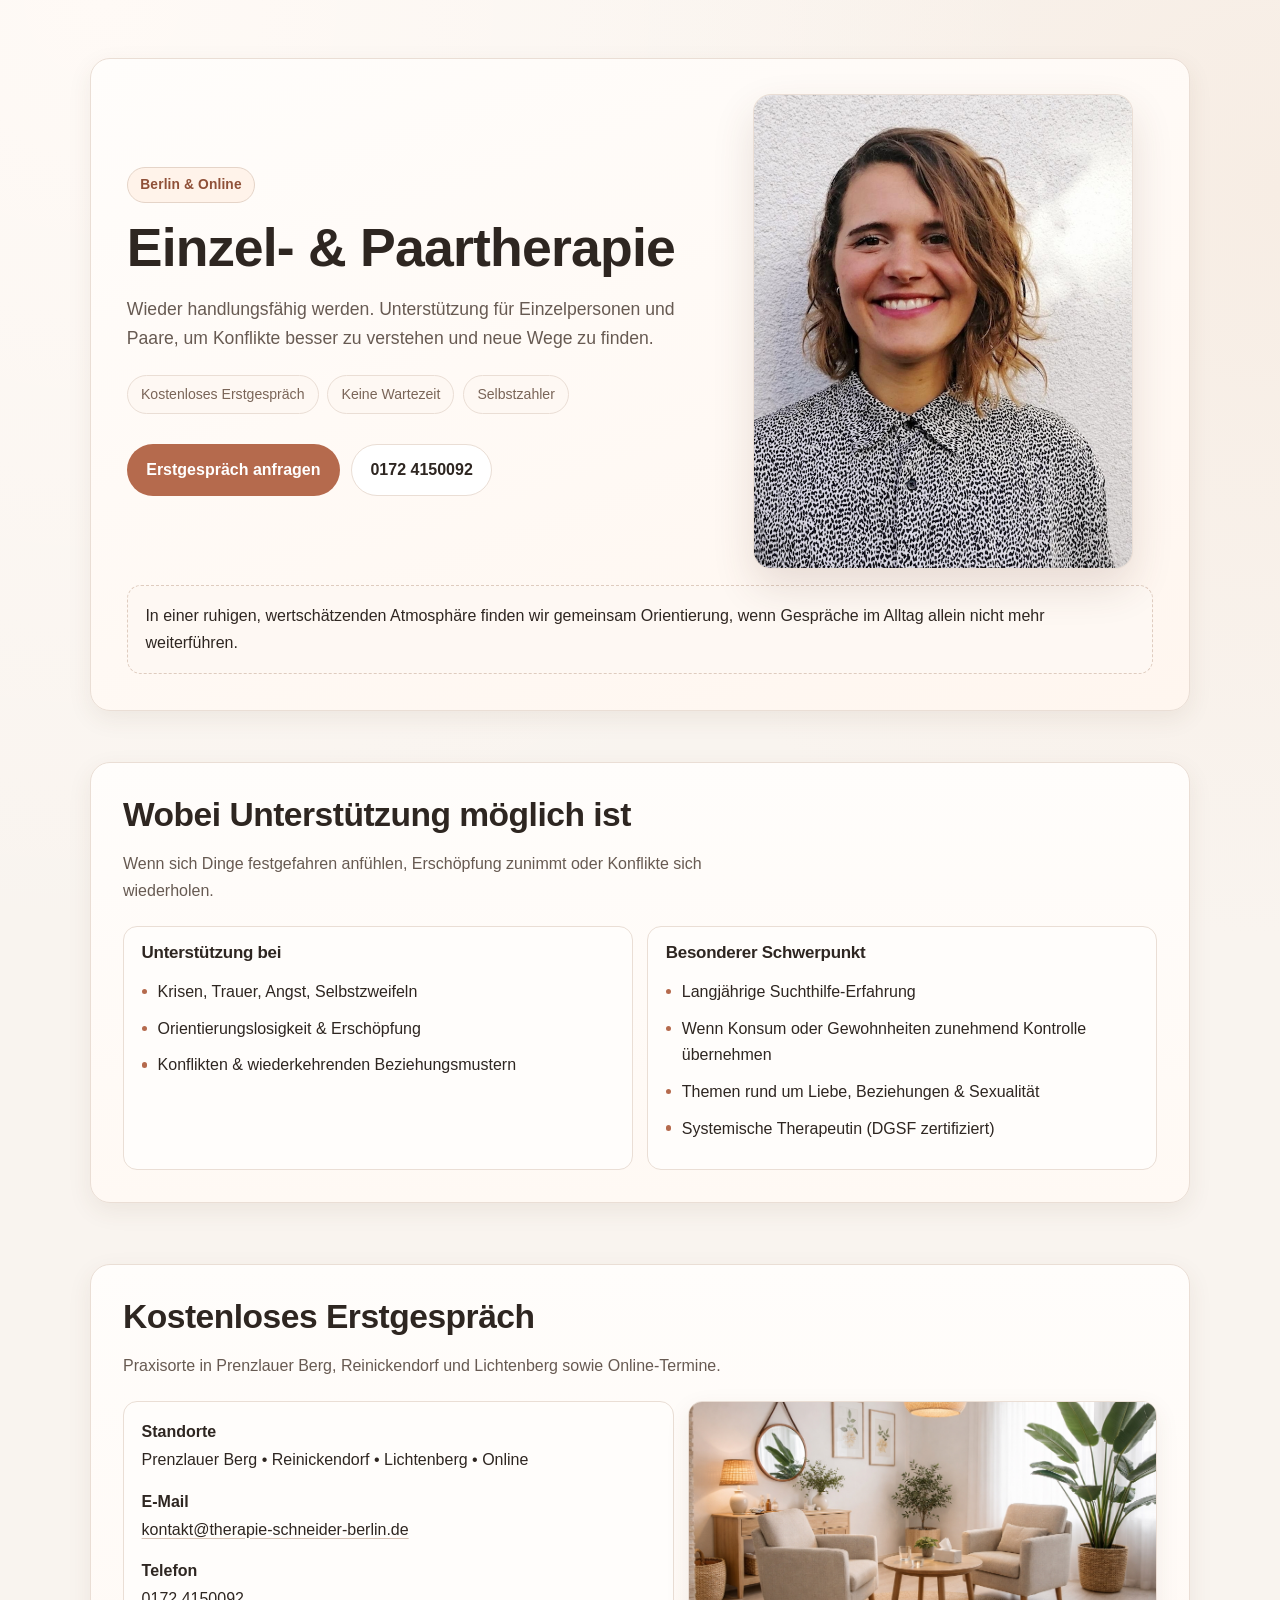
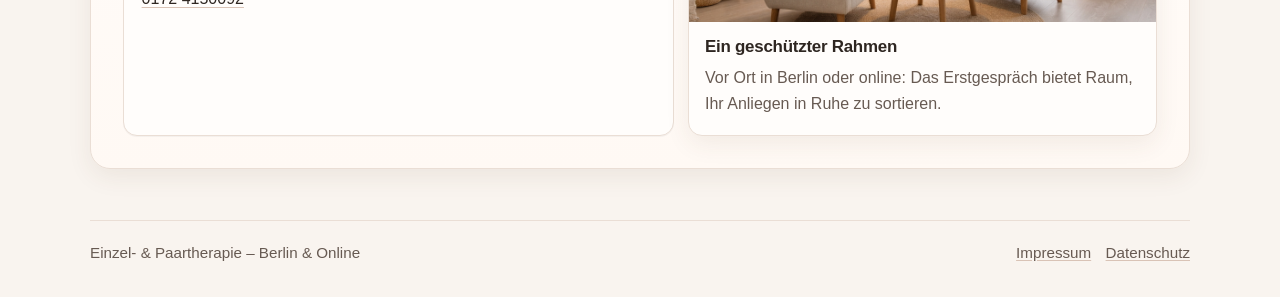
<file: index.html>
<!doctype html>
<html lang="de">
  <head>
    <meta charset="UTF-8" />
    <meta name="viewport" content="width=device-width, initial-scale=1.0" />
    <title>Einzel- & Paartherapie – Berlin & Online</title>
    <meta name="description" content="Einzel- und Paartherapie in Berlin und online: Unterstützung bei Krisen, Konflikten und Erschöpfung, mit kostenlosem Erstgespräch." />
    <meta name="robots" content="index,follow,max-image-preview:large" />
    <link rel="canonical" href="https://therapie-schneider-berlin.de/" />
    <link rel="alternate" hreflang="de-DE" href="https://therapie-schneider-berlin.de/" />
    <meta property="og:locale" content="de_DE" />
    <meta property="og:type" content="website" />
    <meta property="og:site_name" content="Therapie Schneider Berlin" />
    <meta property="og:title" content="Einzel- & Paartherapie – Berlin & Online" />
    <meta property="og:description" content="Wieder handlungsfähig werden. Unterstützung für Einzelpersonen und Paare mit kostenlosem Erstgespräch." />
    <meta property="og:url" content="https://therapie-schneider-berlin.de/" />
    <meta property="og:image" content="https://therapie-schneider-berlin.de/images/portrait_small.jpg" />
    <meta property="og:image:alt" content="Porträt von Nadine Schneider" />
    <meta name="twitter:card" content="summary_large_image" />
    <meta name="twitter:title" content="Einzel- & Paartherapie – Berlin & Online" />
    <meta name="twitter:description" content="Unterstützung bei Krisen, Konflikten und Erschöpfung in Berlin und online." />
    <meta name="twitter:image" content="https://therapie-schneider-berlin.de/images/portrait_small.jpg" />
    <meta name="twitter:image:alt" content="Porträt von Nadine Schneider" />
    <script type="application/ld+json">
      {
        "@context": "https://schema.org",
        "@type": "ProfessionalService",
        "name": "Nadine Schneider - Einzel- und Paartherapie",
        "url": "https://therapie-schneider-berlin.de/",
        "telephone": "+49 172 4150092",
        "email": "kontakt@therapie-schneider-berlin.de",
        "address": {
          "@type": "PostalAddress",
          "streetAddress": "Karl-Lade-Straße 36a",
          "postalCode": "10369",
          "addressLocality": "Berlin",
          "addressCountry": "DE"
        },
        "areaServed": ["Berlin", "Online"],
        "availableLanguage": ["de"]
      }
    </script>
    <link rel="icon" type="image/svg+xml" href="data:image/svg+xml,%3Csvg xmlns='http://www.w3.org/2000/svg' viewBox='0 0 100 100'%3E%3Ctext y='.9em' font-size='90'%3E%F0%9F%8C%BF%3C/text%3E%3C/svg%3E" />
    <link rel="stylesheet" href="style.css" />
  </head>
  <body>
    <div class="site-shell">
    <header class="hero">
      <div class="wrap hero-shell">
        <div class="hero-grid">
          <div class="hero-copy">
            <span class="eyebrow">Berlin &amp; Online</span>
            <h1>Einzel- &amp; Paartherapie</h1>
            <p class="lead">
              Wieder handlungsfähig werden. Unterstützung für Einzelpersonen und Paare,
              um Konflikte besser zu verstehen und neue Wege zu finden.
            </p>

            <div class="badges">
              <span class="badge">Kostenloses Erstgespräch</span>
              <span class="badge">Keine Wartezeit</span>
              <span class="badge">Selbstzahler</span>
            </div>

            <div class="cta-row">
              <a class="button primary" href="mailto:kontakt@therapie-schneider-berlin.de">Erstgespräch anfragen</a>
              <a class="button" href="tel:+491724150092">0172 4150092</a>
            </div>
          </div>

          <div class="hero-visual">
            <div class="portrait portrait-soft">
              <img src="images/portrait.jpg" alt="Porträt von Nadine Schneider" />
            </div>
          </div>
        </div>

        <div class="hero-note soft-note">
          <p>
            In einer ruhigen, wertschätzenden Atmosphäre finden wir gemeinsam Orientierung,
            wenn Gespräche im Alltag allein nicht mehr weiterführen.
          </p>
        </div>
      </div>
    </header>

    <main>
      <section>
        <div class="wrap section-flow">
          <div class="section-head">
            <h2>Wobei Unterstützung möglich ist</h2>
            <p class="muted">
              Wenn sich Dinge festgefahren anfühlen, Erschöpfung zunimmt oder Konflikte sich wiederholen.
            </p>
          </div>

          <div class="grid-2 soft-panels">
            <article class="soft-panel">
              <h3>Unterstützung bei</h3>
              <ul class="clean">
                <li>Krisen, Trauer, Angst, Selbstzweifeln</li>
                <li>Orientierungslosigkeit &amp; Erschöpfung</li>
                <li>Konflikten &amp; wiederkehrenden Beziehungsmustern</li>
              </ul>
            </article>

            <article class="soft-panel">
              <h3>Besonderer Schwerpunkt</h3>
              <ul class="clean">
                <li>Langjährige Suchthilfe-Erfahrung</li>
                <li>Wenn Konsum oder Gewohnheiten zunehmend Kontrolle übernehmen</li>
                <li>Themen rund um Liebe, Beziehungen &amp; Sexualität</li>
                <li>Systemische Therapeutin (DGSF zertifiziert)</li>
              </ul>
            </article>
          </div>
        </div>
      </section>

      <section>
        <div class="wrap contact-shell">
          <div class="contact-intro">
            <h2>Kostenloses Erstgespräch</h2>
            <p class="muted">
              Praxisorte in Prenzlauer Berg, Reinickendorf und Lichtenberg sowie Online-Termine.
            </p>
          </div>

          <div class="contact-grid contact-soft-grid">
            <div class="soft-panel soft-panel-strong">
              <div class="contact-list">
                <div class="contact-item">
                  <strong>Standorte</strong>
                  <span>Prenzlauer Berg • Reinickendorf • Lichtenberg • Online</span>
                </div>

                <div class="contact-item">
                  <strong>E-Mail</strong>
                  <a href="mailto:kontakt@therapie-schneider-berlin.de">kontakt@therapie-schneider-berlin.de</a>
                </div>

                <div class="contact-item">
                  <strong>Telefon</strong>
                  <a href="tel:+491724150092">0172 4150092</a>
                </div>
              </div>
            </div>

            <aside class="room-panel">
              <img src="images/therapy-room.jpg" alt="Heller Therapieraum" />
              <div class="room-panel-copy">
                <h3>Ein geschützter Rahmen</h3>
                <p class="muted">
                  Vor Ort in Berlin oder online: Das Erstgespräch bietet Raum, Ihr Anliegen in Ruhe zu sortieren.
                </p>
              </div>
            </aside>
          </div>
        </div>
      </section>
    </main>

    <footer>
      <div class="wrap">
        <div class="footer-row">
          <div>Einzel- &amp; Paartherapie – Berlin &amp; Online</div>
          <nav class="legal-nav" aria-label="Rechtliche Hinweise">
            <a href="impressum.html">Impressum</a>
            <a href="datenschutz.html">Datenschutz</a>
          </nav>
        </div>
      </div>
    </footer>
    </div>
  </body>
</html>
</file>
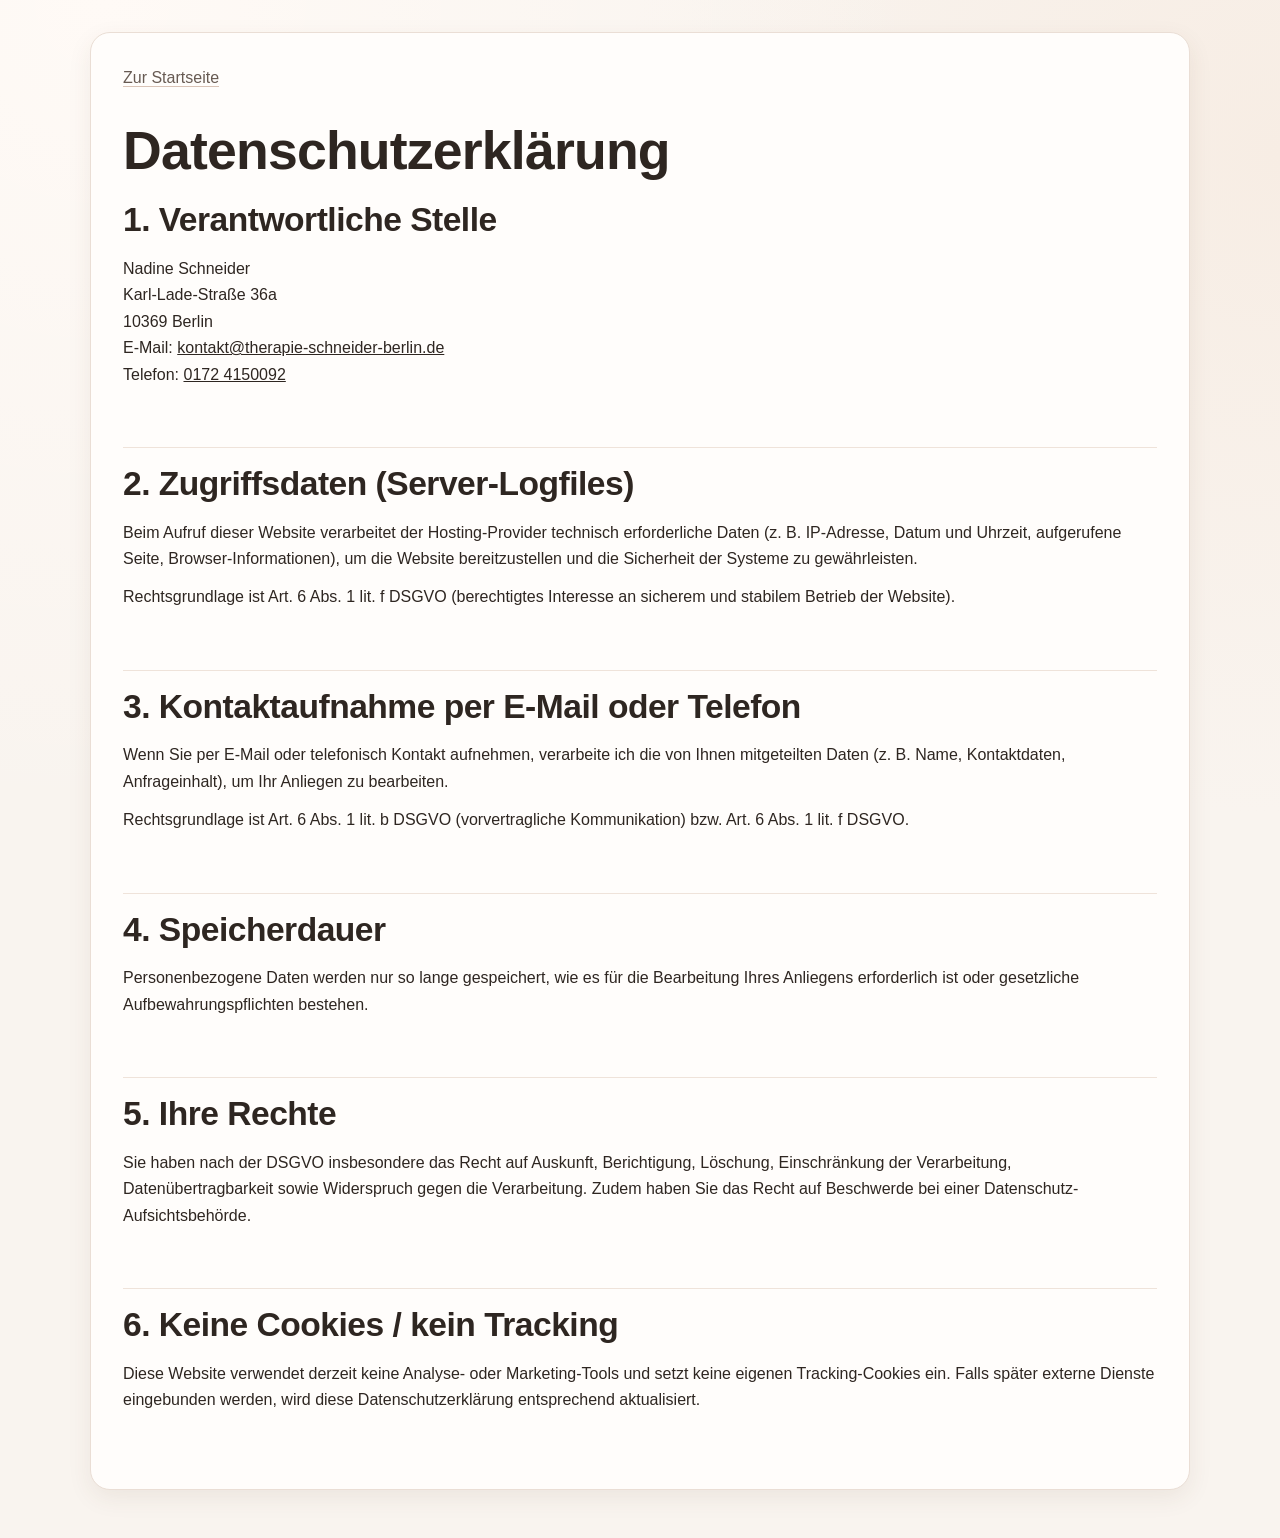
<file: datenschutz.html>
<!doctype html>
<html lang="de">
  <head>
    <meta charset="UTF-8" />
    <meta name="viewport" content="width=device-width, initial-scale=1.0" />
    <title>Datenschutz</title>
    <link rel="icon" type="image/svg+xml" href="data:image/svg+xml,%3Csvg xmlns='http://www.w3.org/2000/svg' viewBox='0 0 100 100'%3E%3Ctext y='.9em' font-size='90'%3E%F0%9F%8C%BF%3C/text%3E%3C/svg%3E" />
    <link rel="stylesheet" href="style.css" />
  </head>
  <body>
    <main class="legal-page">
      <div class="wrap legal-wrap">
        <a class="legal-back" href="index.html">Zur Startseite</a>
        <h1>Datenschutzerklärung</h1>

        <section class="legal-section">
          <h2>1. Verantwortliche Stelle</h2>
          <p>
            Nadine Schneider<br />
            Karl-Lade-Straße 36a<br />
            10369 Berlin<br />
            E-Mail: <a href="mailto:kontakt@therapie-schneider-berlin.de">kontakt@therapie-schneider-berlin.de</a><br />
            Telefon: <a href="tel:+491724150092">0172 4150092</a>
          </p>
        </section>

        <section class="legal-section">
          <h2>2. Zugriffsdaten (Server-Logfiles)</h2>
          <p>
            Beim Aufruf dieser Website verarbeitet der Hosting-Provider technisch erforderliche Daten (z. B. IP-Adresse,
            Datum und Uhrzeit, aufgerufene Seite, Browser-Informationen), um die Website bereitzustellen und die Sicherheit
            der Systeme zu gewährleisten.
          </p>
          <p>
            Rechtsgrundlage ist Art. 6 Abs. 1 lit. f DSGVO (berechtigtes Interesse an sicherem und stabilem Betrieb der Website).
          </p>
        </section>

        <section class="legal-section">
          <h2>3. Kontaktaufnahme per E-Mail oder Telefon</h2>
          <p>
            Wenn Sie per E-Mail oder telefonisch Kontakt aufnehmen, verarbeite ich die von Ihnen mitgeteilten Daten
            (z. B. Name, Kontaktdaten, Anfrageinhalt), um Ihr Anliegen zu bearbeiten.
          </p>
          <p>
            Rechtsgrundlage ist Art. 6 Abs. 1 lit. b DSGVO (vorvertragliche Kommunikation) bzw. Art. 6 Abs. 1 lit. f DSGVO.
          </p>
        </section>

        <section class="legal-section">
          <h2>4. Speicherdauer</h2>
          <p>
            Personenbezogene Daten werden nur so lange gespeichert, wie es für die Bearbeitung Ihres Anliegens erforderlich ist
            oder gesetzliche Aufbewahrungspflichten bestehen.
          </p>
        </section>

        <section class="legal-section">
          <h2>5. Ihre Rechte</h2>
          <p>
            Sie haben nach der DSGVO insbesondere das Recht auf Auskunft, Berichtigung, Löschung, Einschränkung der Verarbeitung,
            Datenübertragbarkeit sowie Widerspruch gegen die Verarbeitung. Zudem haben Sie das Recht auf Beschwerde bei einer
            Datenschutz-Aufsichtsbehörde.
          </p>
        </section>

        <section class="legal-section">
          <h2>6. Keine Cookies / kein Tracking</h2>
          <p>
            Diese Website verwendet derzeit keine Analyse- oder Marketing-Tools und setzt keine eigenen Tracking-Cookies ein.
            Falls später externe Dienste eingebunden werden, wird diese Datenschutzerklärung entsprechend aktualisiert.
          </p>
        </section>
      </div>
    </main>
  </body>
</html>
</file>
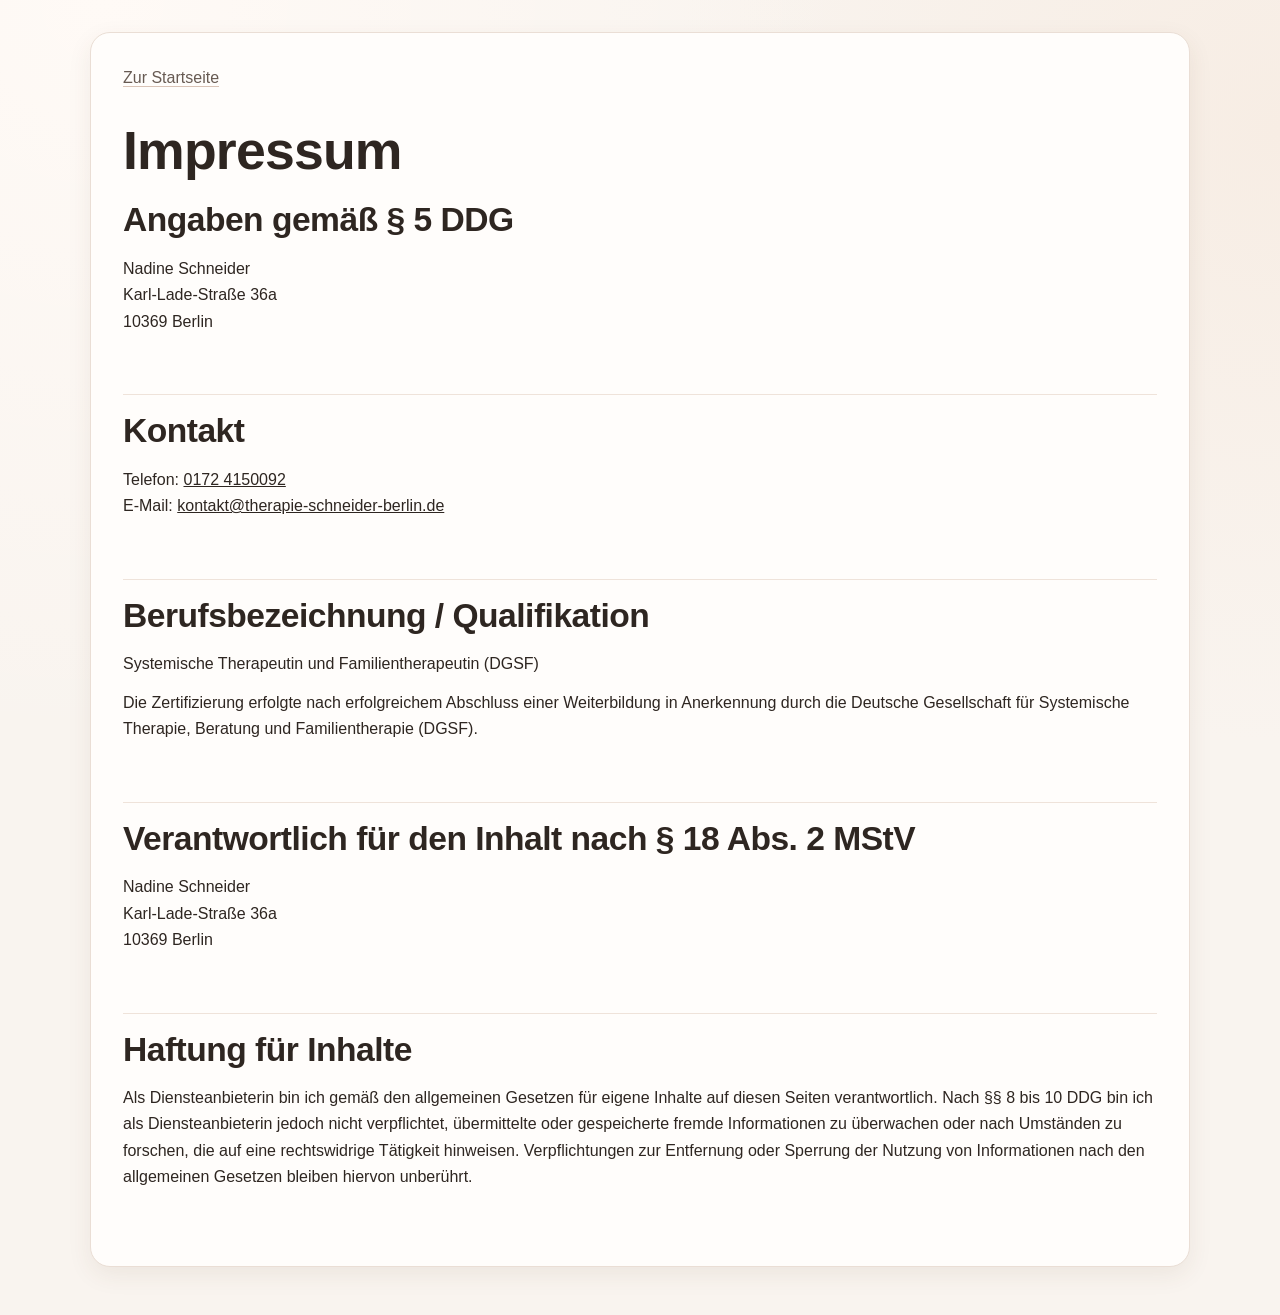
<file: impressum.html>
<!doctype html>
<html lang="de">
  <head>
    <meta charset="UTF-8" />
    <meta name="viewport" content="width=device-width, initial-scale=1.0" />
    <title>Impressum</title>
    <link rel="icon" type="image/svg+xml" href="data:image/svg+xml,%3Csvg xmlns='http://www.w3.org/2000/svg' viewBox='0 0 100 100'%3E%3Ctext y='.9em' font-size='90'%3E%F0%9F%8C%BF%3C/text%3E%3C/svg%3E" />
    <link rel="stylesheet" href="style.css" />
  </head>
  <body>
    <main class="legal-page">
      <div class="wrap legal-wrap">
        <a class="legal-back" href="index.html">Zur Startseite</a>
        <h1>Impressum</h1>

        <section class="legal-section">
          <h2>Angaben gemäß § 5 DDG</h2>
          <p>
            Nadine Schneider<br />
            Karl-Lade-Straße 36a<br />
            10369 Berlin
          </p>
        </section>

        <section class="legal-section">
          <h2>Kontakt</h2>
          <p>
            Telefon: <a href="tel:+491724150092">0172 4150092</a><br />
            E-Mail: <a href="mailto:kontakt@therapie-schneider-berlin.de">kontakt@therapie-schneider-berlin.de</a>
          </p>
        </section>

        <section class="legal-section">
          <h2>Berufsbezeichnung / Qualifikation</h2>
          <p>
            Systemische Therapeutin und Familientherapeutin (DGSF)
          </p>
          <p>
            Die Zertifizierung erfolgte nach erfolgreichem Abschluss einer Weiterbildung
            in Anerkennung durch die Deutsche Gesellschaft für Systemische Therapie,
            Beratung und Familientherapie (DGSF).
          </p>
        </section>

        <section class="legal-section">
          <h2>Verantwortlich für den Inhalt nach § 18 Abs. 2 MStV</h2>
          <p>
            Nadine Schneider<br />
            Karl-Lade-Straße 36a<br />
            10369 Berlin
          </p>
        </section>

        <section class="legal-section">
          <h2>Haftung für Inhalte</h2>
          <p>
            Als Diensteanbieterin bin ich gemäß den allgemeinen Gesetzen für eigene Inhalte auf diesen Seiten verantwortlich.
            Nach §§ 8 bis 10 DDG bin ich als Diensteanbieterin jedoch nicht verpflichtet, übermittelte oder gespeicherte fremde
            Informationen zu überwachen oder nach Umständen zu forschen, die auf eine rechtswidrige Tätigkeit hinweisen.
            Verpflichtungen zur Entfernung oder Sperrung der Nutzung von Informationen nach den allgemeinen Gesetzen bleiben hiervon unberührt.
          </p>
        </section>
      </div>
    </main>
  </body>
</html>
</file>
<file: style.css>
:root {
  --bg: #f9f4ef;
  --card: #fffdfb;
  --card-soft: #fef8f3;
  --text: #2e2621;
  --muted: #675a52;
  --line: #eaded5;
  --accent: #b56a4d;
  --accent-strong: #9d563c;
  --radius-lg: 20px;
  --radius-md: 14px;
  --shadow-sm: 0 8px 24px rgba(90, 58, 41, 0.08);
  --shadow-md: 0 18px 42px rgba(90, 58, 41, 0.14);
  --max: 1100px;
}

* {
  box-sizing: border-box;
}

html {
  scroll-behavior: smooth;
}

body {
  margin: 0;
  font-family: "Aptos", "Avenir Next", "Segoe UI", "Helvetica Neue", Arial, sans-serif;
  color: var(--text);
  background:
    radial-gradient(circle at 8% 0%, #fffaf6 0%, transparent 42%),
    radial-gradient(circle at 100% 10%, #f7ede4 0%, transparent 35%),
    var(--bg);
  line-height: 1.65;
}

.site-shell {
  min-height: 100dvh;
}

a {
  color: inherit;
}

.wrap {
  width: min(calc(100% - 2.2rem), var(--max));
  margin: 0 auto;
}

.hero {
  padding: 3.6rem 0 2.1rem;
}

.hero-shell {
  background: linear-gradient(160deg, #fffdfb 0%, #fff6ef 100%);
  border: 1px solid var(--line);
  border-radius: var(--radius-lg);
  box-shadow: var(--shadow-sm);
  padding: clamp(1.4rem, 2.8vw, 2.3rem);
}

.hero-grid {
  display: grid;
  grid-template-columns: minmax(0, 1.15fr) minmax(260px, 0.85fr);
  gap: clamp(1.5rem, 3vw, 2.8rem);
  align-items: center;
}

.hero-copy {
  padding-right: clamp(0rem, 1.5vw, 0.75rem);
}

.eyebrow {
  display: inline-flex;
  align-items: center;
  padding: 0.34rem 0.78rem;
  border: 1px solid #e5d4c8;
  border-radius: 999px;
  background: #fff3ea;
  color: #8f5038;
  font-size: 0.86rem;
  font-weight: 600;
  letter-spacing: 0.01em;
}

h1,
h2,
h3 {
  margin: 0 0 0.95rem;
  line-height: 1.2;
  letter-spacing: -0.015em;
}

h1 {
  margin-top: 0.75rem;
  font-size: clamp(2rem, 5vw, 3.35rem);
  font-weight: 640;
}

h2 {
  font-size: clamp(1.45rem, 3vw, 2.1rem);
  font-weight: 620;
}

h3 {
  font-size: 1.06rem;
  font-weight: 620;
}

.lead {
  margin: 0;
  max-width: 38rem;
  color: var(--muted);
  font-size: clamp(1rem, 1.6vw, 1.1rem);
}

.badges {
  display: flex;
  flex-wrap: wrap;
  gap: 0.55rem;
  margin: 1.4rem 0 1.9rem;
}

.badge {
  border: 1px solid var(--line);
  border-radius: 999px;
  padding: 0.42rem 0.82rem;
  font-size: 0.88rem;
  color: #7a6558;
  background: var(--card-soft);
}

.cta-row {
  display: flex;
  flex-wrap: wrap;
  gap: 0.7rem;
}

.button {
  display: inline-flex;
  align-items: center;
  justify-content: center;
  min-height: 46px;
  padding: 0.75rem 1.15rem;
  border: 1px solid var(--line);
  border-radius: 999px;
  background: #fff;
  color: var(--text);
  text-decoration: none;
  font-weight: 600;
  transition: transform 0.15s ease, box-shadow 0.2s ease, border-color 0.2s ease;
}

.button.primary {
  border-color: transparent;
  background: var(--accent);
  color: #fff;
}

.button:hover {
  transform: translateY(-1px);
  border-color: #dfc7b9;
  box-shadow: var(--shadow-sm);
}

.button.primary:hover {
  background: var(--accent-strong);
}

.hero-visual {
  display: flex;
  justify-content: center;
}

.portrait {
  width: 100%;
  max-width: 380px;
  aspect-ratio: 4 / 5;
  overflow: hidden;
}

.portrait-soft {
  border: 1px solid var(--line);
  border-radius: 18px;
  background: #f6ece4;
  box-shadow: var(--shadow-md);
}

.hero-note {
  margin-top: 1rem;
}

.hero-note p {
  margin: 0;
}

.portrait img {
  width: 100%;
  height: 100%;
  object-fit: cover;
  display: block;
}

section {
  padding: 1.1rem 0 2.7rem;
}

.section-flow,
.contact-shell {
  background: linear-gradient(180deg, #fffdfb 0%, #fff9f4 100%);
  border: 1px solid var(--line);
  border-radius: var(--radius-lg);
  box-shadow: var(--shadow-sm);
  padding: clamp(1.2rem, 2.5vw, 2rem);
}

.section-head,
.contact-intro {
  max-width: 42rem;
  margin-bottom: 1.35rem;
}

.muted {
  color: var(--muted);
}

.grid-2,
.contact-grid {
  display: grid;
  gap: 0.9rem;
}

.grid-2 {
  grid-template-columns: repeat(2, minmax(0, 1fr));
}

.contact-grid {
  grid-template-columns: 1.08fr 0.92fr;
}

.soft-panel,
.soft-note {
  border-radius: var(--radius-md);
  padding: 1.05rem 1.1rem;
}

.soft-panel {
  border: 1px solid var(--line);
  background: #fffdfb;
}

.soft-panel-strong {
  box-shadow: 0 1px 0 rgba(19, 35, 48, 0.04);
}

.soft-note {
  border: 1px dashed #dfccbf;
  background: var(--card-soft);
}

ul.clean {
  list-style: none;
  margin: 0;
  padding: 0;
}

ul.clean li {
  position: relative;
  margin-bottom: 0.65rem;
  padding-left: 1rem;
}

ul.clean li::before {
  content: "";
  position: absolute;
  left: 0;
  top: 0.62rem;
  width: 0.34rem;
  height: 0.34rem;
  border-radius: 50%;
  background: var(--accent);
}

.contact-list {
  display: grid;
  gap: 0.95rem;
}

.contact-item strong {
  display: block;
  margin-bottom: 0.1rem;
}

.contact-item a {
  text-decoration-color: #d9c3b6;
  text-underline-offset: 0.16em;
}

.contact-item a:hover {
  color: #7f4934;
  text-decoration-color: var(--accent);
}

.room-panel {
  border: 1px solid var(--line);
  border-radius: var(--radius-md);
  overflow: hidden;
  background: #fffdfb;
  box-shadow: var(--shadow-sm);
}

.room-panel img {
  width: 100%;
  height: 220px;
  object-fit: cover;
  display: block;
}

.room-panel-copy {
  padding: 0.95rem 1rem 1.05rem;
}

.room-panel-copy h3 {
  margin-bottom: 0.45rem;
}

.room-panel-copy p {
  margin: 0;
}

footer {
  padding: 0.5rem 0 2rem;
  color: var(--muted);
}

.footer-row {
  display: flex;
  justify-content: space-between;
  align-items: center;
  gap: 0.9rem;
  border-top: 1px solid var(--line);
  padding-top: 1.2rem;
  font-size: 0.95rem;
}

.legal-nav {
  display: flex;
  flex-wrap: wrap;
  gap: 0.9rem;
}

.legal-nav a {
  text-underline-offset: 0.16em;
  text-decoration-color: #d9c3b6;
}

.legal-nav a:hover {
  color: #7f4934;
  text-decoration-color: var(--accent);
}

/* Shared styling for legal documents (Impressum / Datenschutz). */
.legal-page {
  padding: 2rem 0 3rem;
}

.legal-wrap {
  background: var(--card);
  border: 1px solid var(--line);
  border-radius: var(--radius-lg);
  box-shadow: var(--shadow-sm);
  padding: clamp(1.2rem, 2.5vw, 2rem);
}

.legal-back {
  display: inline-block;
  margin-bottom: 0.9rem;
  color: var(--muted);
  text-decoration-color: #d9c3b6;
  text-underline-offset: 0.16em;
}

.legal-back:hover {
  color: #7f4934;
  text-decoration-color: var(--accent);
}

.legal-section {
  padding-top: 0.2rem;
}

.legal-section + .legal-section {
  margin-top: 1rem;
  padding-top: 1rem;
  border-top: 1px solid #efe3da;
}

.legal-section p {
  margin: 0;
}

.legal-section p + p {
  margin-top: 0.75rem;
}

@media (max-width: 900px) {
  .hero-grid,
  .grid-2,
  .contact-grid {
    grid-template-columns: 1fr;
  }

  .hero {
    padding-top: 2.5rem;
  }

  .hero-visual {
    justify-content: flex-start;
  }
}

@media (max-width: 700px) {
  section {
    padding-bottom: 1.7rem;
  }

  .button {
    width: 100%;
  }

  .footer-row {
    flex-direction: column;
    align-items: flex-start;
  }
}
</file>
